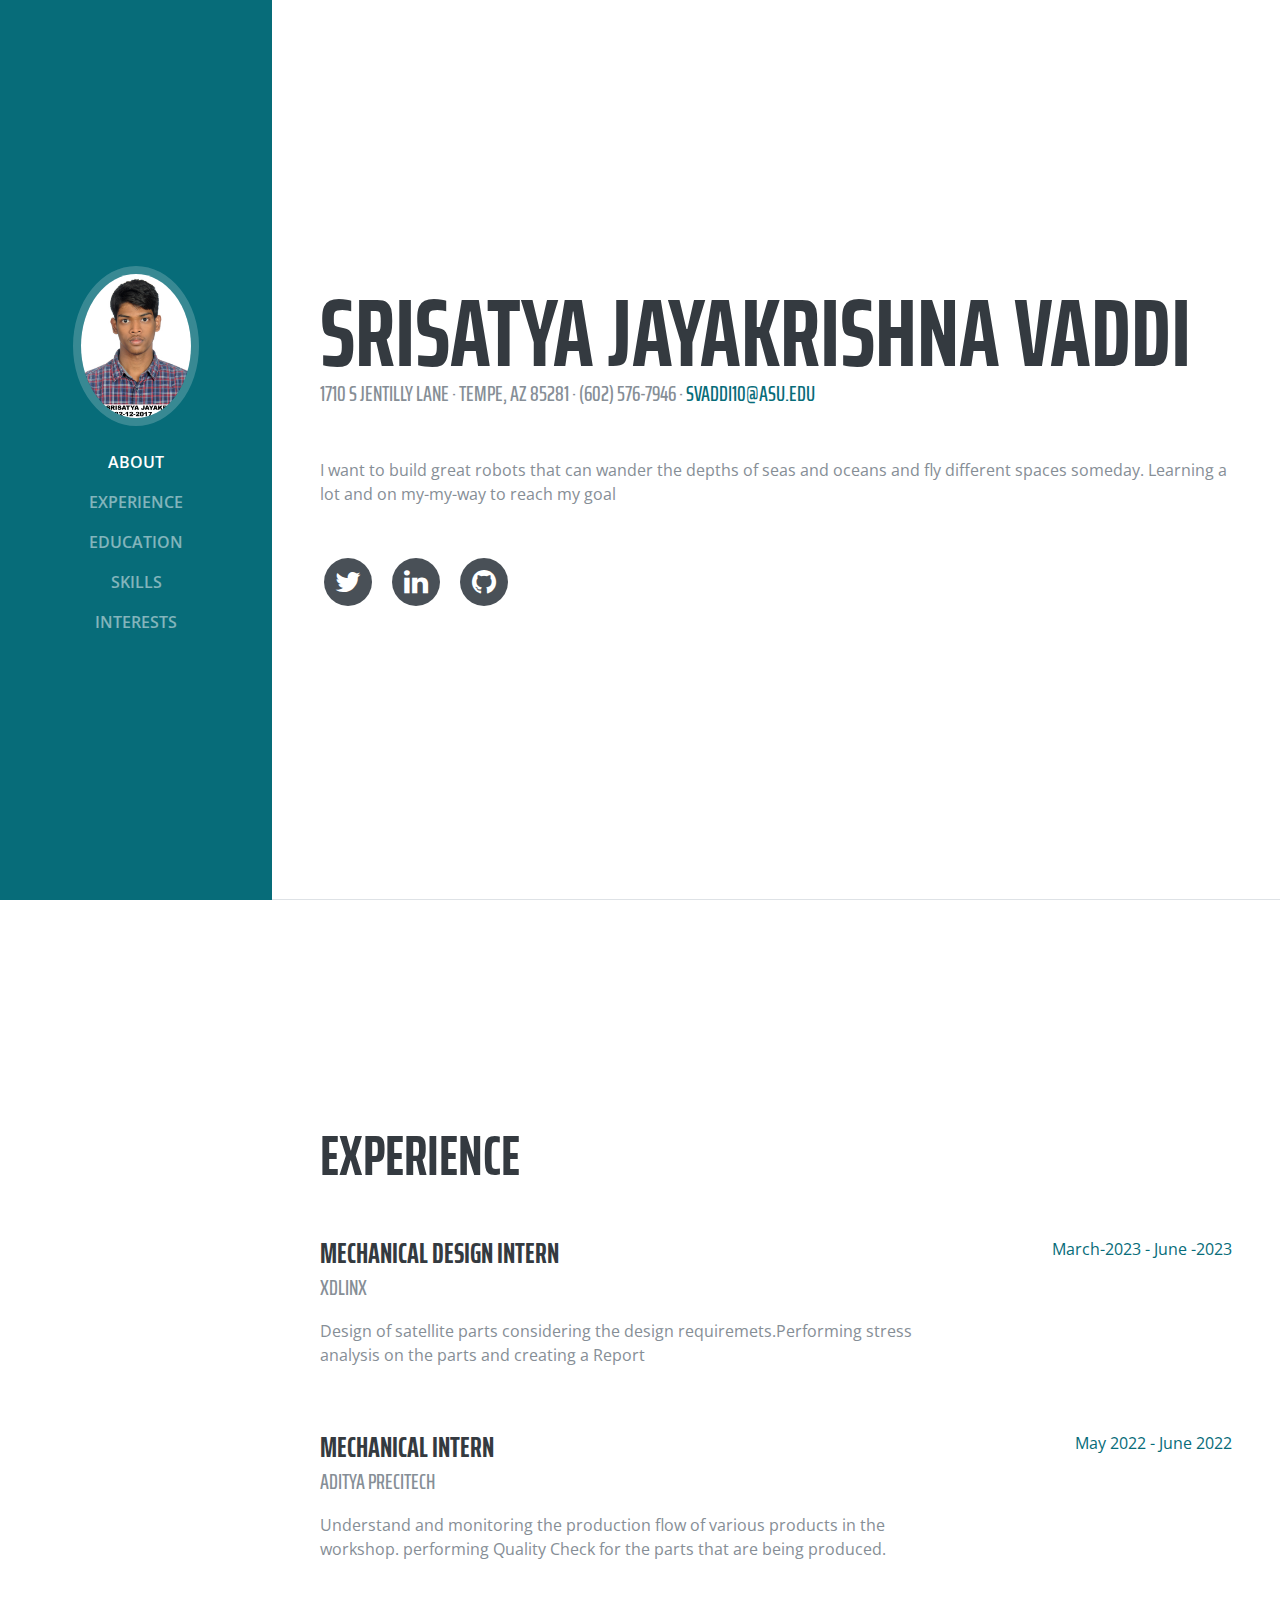
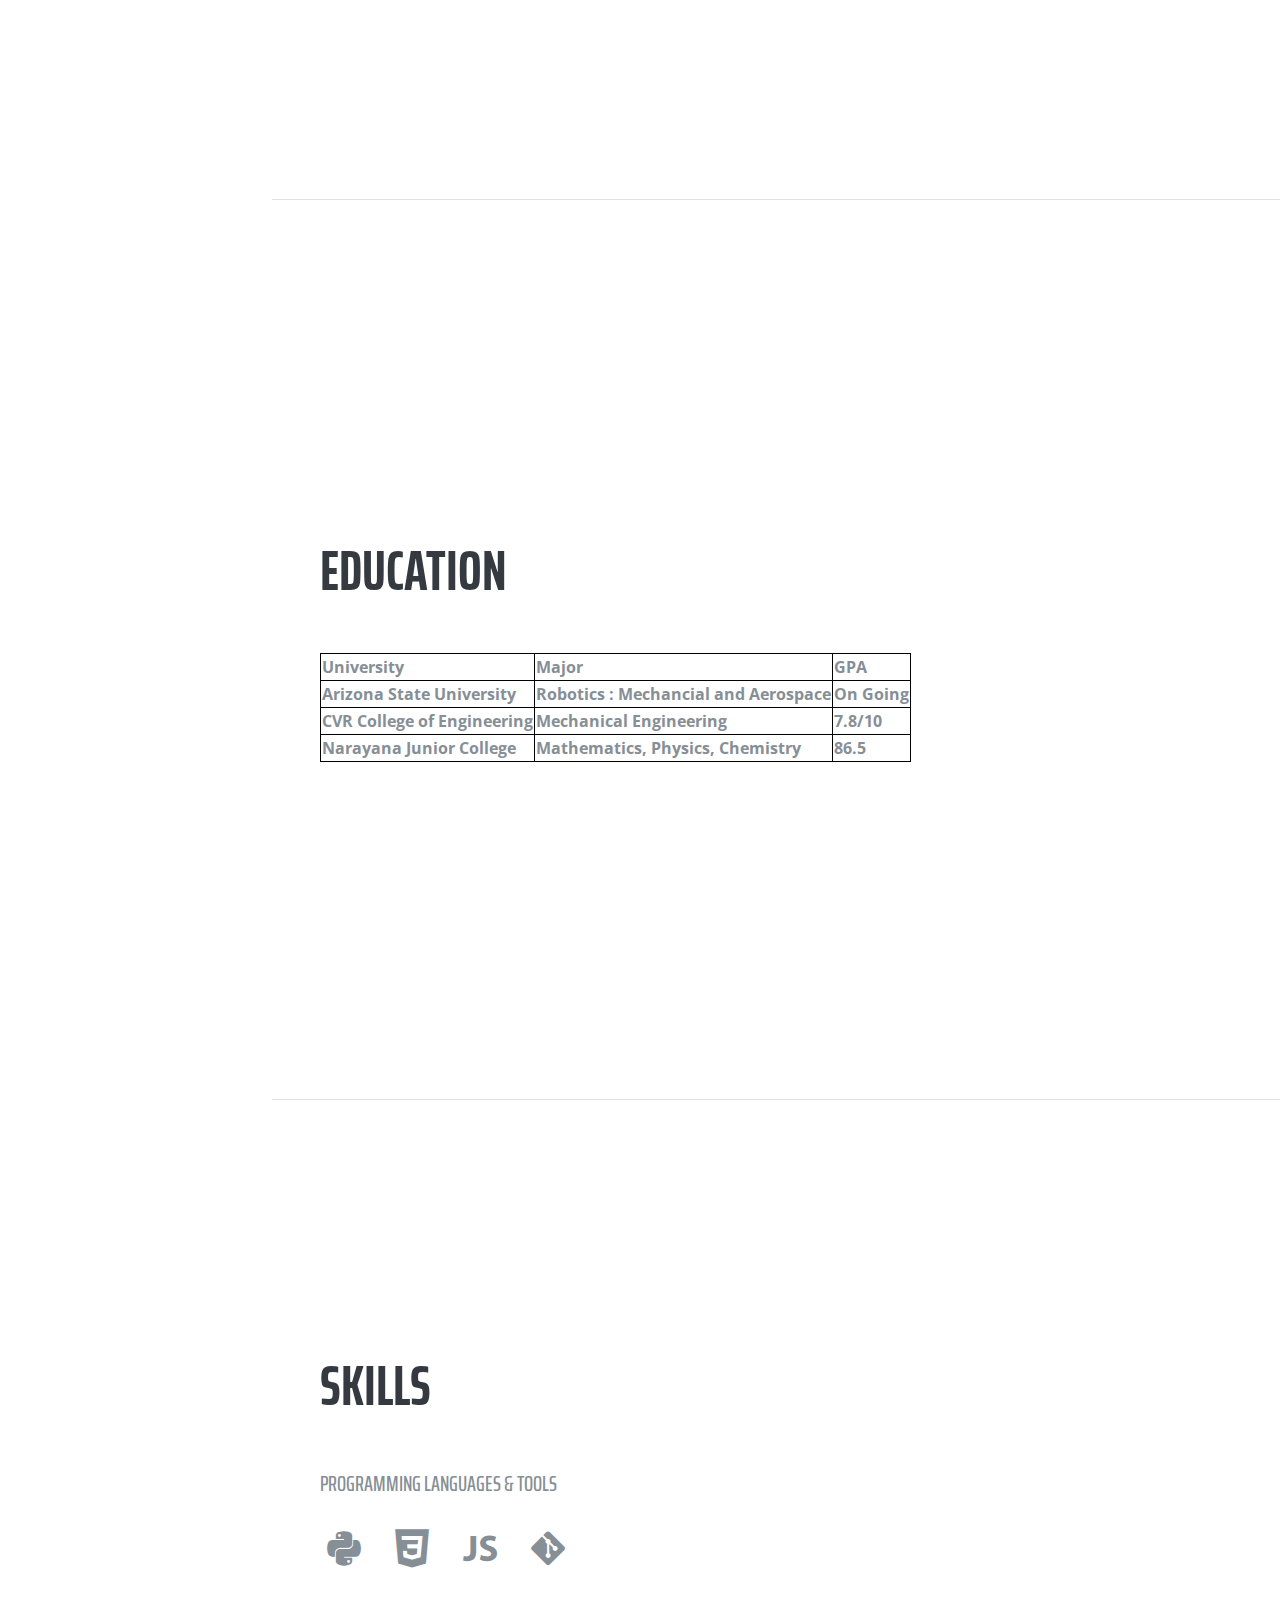
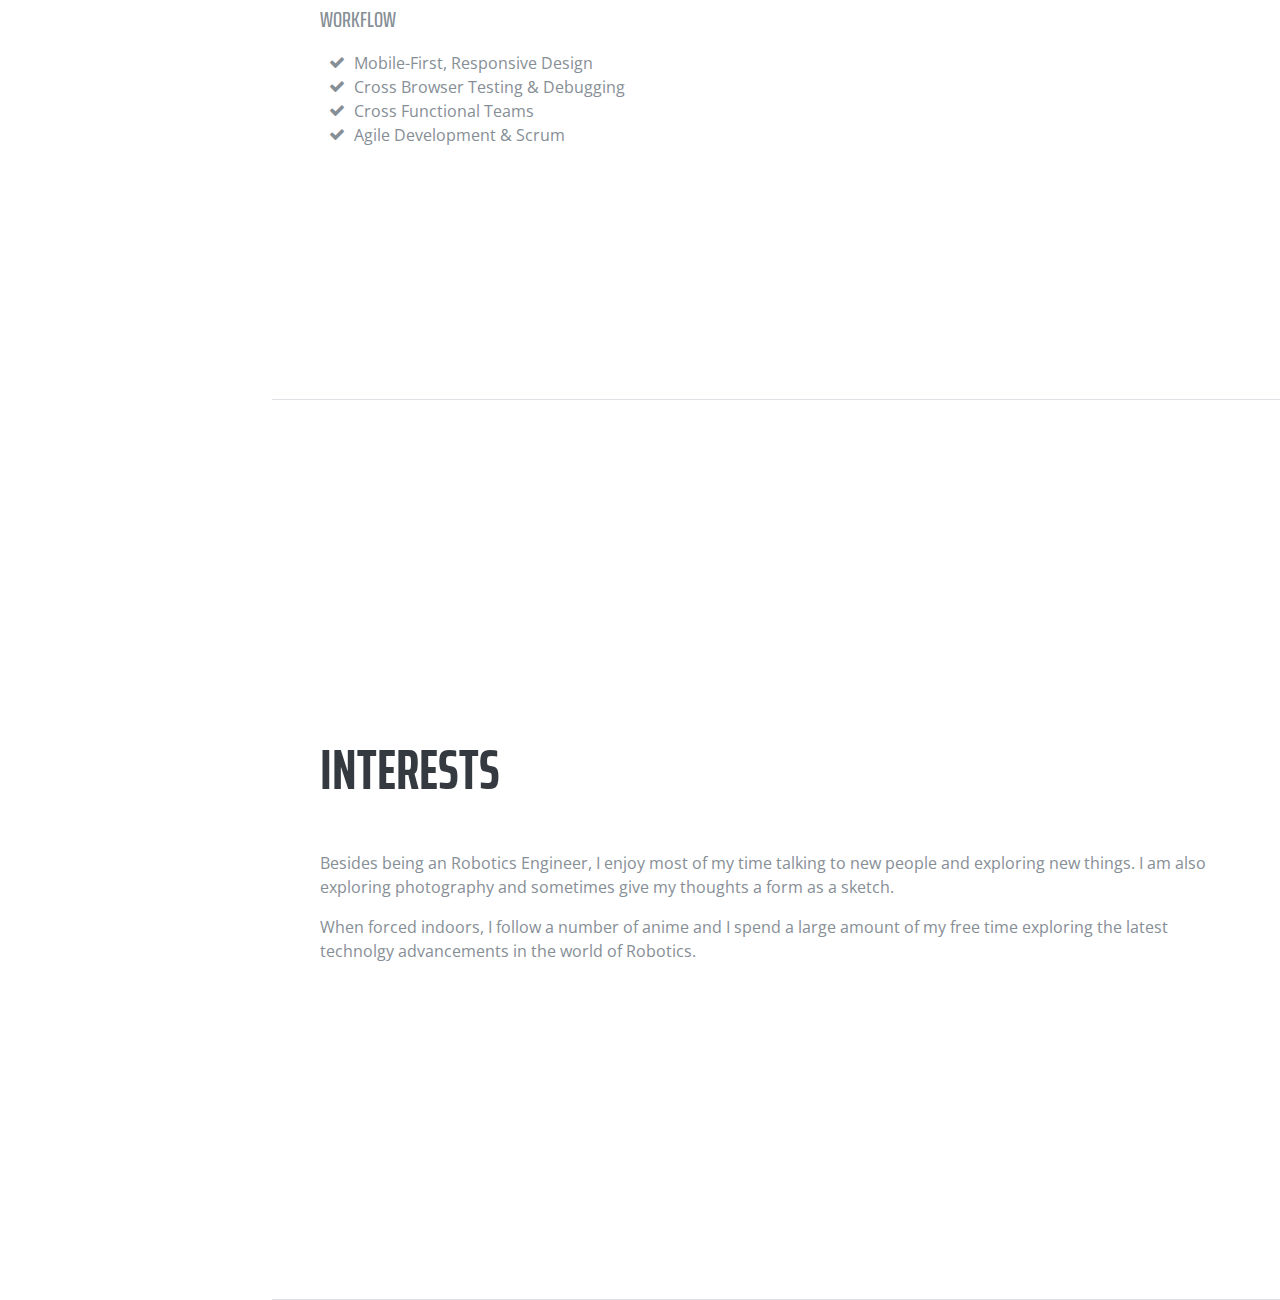
<file: Assignment-3/staticHosting/public/index.html>
<!DOCTYPE html>
<html lang="en">

  <head>

    <meta charset="utf-8">
    <meta name="viewport" content="width=device-width, initial-scale=1, shrink-to-fit=no">
    <meta name="description" content="">
    <meta name="author" content="">

    <title>Resume - Start Bootstrap Theme</title>

    <!-- Bootstrap core CSS -->
    <link href="vendor/bootstrap/css/bootstrap.min.css" rel="stylesheet">

    <!-- Custom fonts for this template -->
    <link href="https://fonts.googleapis.com/css?family=Saira+Extra+Condensed:100,200,300,400,500,600,700,800,900" rel="stylesheet">
    <link href="https://fonts.googleapis.com/css?family=Open+Sans:300,300i,400,400i,600,600i,700,700i,800,800i" rel="stylesheet">
    <link href="vendor/font-awesome/css/font-awesome.min.css" rel="stylesheet">
    <link href="vendor/devicons/css/devicons.min.css" rel="stylesheet">
    <link href="vendor/simple-line-icons/css/simple-line-icons.css" rel="stylesheet">

    <!-- Custom styles for this template -->
    <link href="css/resume.min.css" rel="stylesheet">

  </head>

  <style> 
  table, th, td { border: 1px solid black;}
  </style>

  <body id="page-top">

    <nav class="navbar navbar-expand-lg navbar-dark bg-primary fixed-top" id="sideNav">
      <a class="navbar-brand js-scroll-trigger" href="#page-top">
        <span class="d-block d-lg-none">Start Bootstrap</span>
        <span class="d-none d-lg-block">
          <img class="img-fluid img-profile rounded-circle mx-auto mb-2" src="img/profile.jpg" alt="">
        </span>
      </a>
      <button class="navbar-toggler" type="button" data-toggle="collapse" data-target="#navbarSupportedContent" aria-controls="navbarSupportedContent" aria-expanded="false" aria-label="Toggle navigation">
        <span class="navbar-toggler-icon"></span>
      </button>
      <div class="collapse navbar-collapse" id="navbarSupportedContent">
        <ul class="navbar-nav">
          <li class="nav-item">
            <a class="nav-link js-scroll-trigger" href="#about">About</a>
          </li>
          <li class="nav-item">
            <a class="nav-link js-scroll-trigger" href="#experience">Experience</a>
          </li>
          <li class="nav-item">
            <a class="nav-link js-scroll-trigger" href="#education">Education</a>
          </li>
          <li class="nav-item">
            <a class="nav-link js-scroll-trigger" href="#skills">Skills</a>
          </li>
          <li class="nav-item">
            <a class="nav-link js-scroll-trigger" href="#interests">Interests</a>
          </li>
          <!--li class="nav-item">
            <a class="nav-link js-scroll-trigger" href="#awards">Awards</a>
          </li-->
        </ul>
      </div>
    </nav>

    <div class="container-fluid p-0">

      <section class="resume-section p-3 p-lg-5 d-flex d-column" id="about">
        <div class="my-auto">
          <h1 class="mb-0">Srisatya Jayakrishna Vaddi
            <span class="text-primary"></span>  <!-- I can change it later with something else later -->
          </h1>
          <div class="subheading mb-5">1710 S Jentilly Lane · Tempe, AZ 85281 · (602) 576-7946 ·
            <a href="mailto:name@email.com">svaddi10@asu.edu</a>
          </div>
          <p class="mb-5">I want to build great robots that can wander the depths of seas and oceans and fly different spaces someday. Learning a lot and on my-my-way to reach my goal</p>
          <ul class="list-inline list-social-icons mb-0">
            <!--li class="list-inline-item">
              <a href="#">
                <span class="fa-stack fa-lg">
                  <i class="fa fa-circle fa-stack-2x"></i>
                  <i class="fa fa-facebook fa-stack-1x fa-inverse"></i>
                </span>
              </a>
            </li-->
            <li class="list-inline-item">
              <a href="https://twitter.com">
                <span class="fa-stack fa-lg">
                  <i class="fa fa-circle fa-stack-2x"></i>
                  <i class="fa fa-twitter fa-stack-1x fa-inverse"></i>
                </span>
              </a>
            </li>
            <li class="list-inline-item">
              <a href="https://linkedin.com">
                <span class="fa-stack fa-lg">
                  <i class="fa fa-circle fa-stack-2x"></i>
                  <i class="fa fa-linkedin fa-stack-1x fa-inverse"></i>
                </span>
              </a>
            </li>
            <li class="list-inline-item">
              <a href="https://github.com/Jayakrishna028">
                <span class="fa-stack fa-lg">
                  <i class="fa fa-circle fa-stack-2x"></i>
                  <i class="fa fa-github fa-stack-1x fa-inverse"></i>
                </span>
              </a>
            </li>
          </ul>
        </div>
      </section>

      <section class="resume-section p-3 p-lg-5 d-flex flex-column" id="experience">
        <div class="my-auto">
          <h2 class="mb-5">Experience</h2>

          <div class="resume-item d-flex flex-column flex-md-row mb-5">
            <div class="resume-content mr-auto">
              <h3 class="mb-0">Mechanical Design Intern</h3>
              <div class="subheading mb-3">Xdlinx</div>
              <p> Design of satellite parts considering the design requiremets.Performing stress analysis on the parts and creating a Report </p>
            </div>
            <div class="resume-date text-md-right">
              <span class="text-primary">March-2023 - June -2023</span>
            </div>
          </div>

          <!--div class="resume-item d-flex flex-column flex-md-row mb-5">
            <div class="resume-content mr-auto">
              <h3 class="mb-0">Web Developer</h3>
              <div class="subheading mb-3">Intelitec Solutions</div>
              <p>Capitalize on low hanging fruit to identify a ballpark value added activity to beta test. Override the digital divide with additional clickthroughs from DevOps. Nanotechnology immersion along the information highway will close the loop on focusing solely on the bottom line.</p>
            </div>
            <div class="resume-date text-md-right">
              <span class="text-primary">December 2011 - March 2013</span>
            </div>
          </div-->

          <!--div class="resume-item d-flex flex-column flex-md-row mb-5">
            <div class="resume-content mr-auto">
              <h3 class="mb-0">Junior Web Designer</h3>
              <div class="subheading mb-3">Shout! Media Productions</div>
              <p>Podcasting operational change management inside of workflows to establish a framework. Taking seamless key performance indicators offline to maximise the long tail. Keeping your eye on the ball while performing a deep dive on the start-up mentality to derive convergence on cross-platform integration.</p>
            </div>
            <div class="resume-date text-md-right">
              <span class="text-primary">July 2010 - December 2011</span>
            </div>
          </div-->

          <div class="resume-item d-flex flex-column flex-md-row">
            <div class="resume-content mr-auto">
              <h3 class="mb-0">Mechanical Intern</h3>
              <div class="subheading mb-3">Aditya Precitech</div>
              <p> Understand and monitoring the production flow of various products in the workshop. performing Quality Check for the parts that are being produced.</p>
            </div>
            <div class="resume-date text-md-right">
              <span class="text-primary">May 2022 - June 2022</span>
            </div>
          </div>

        </div>

      </section>

      <section class="resume-section p-3 p-lg-5 d-flex flex-column" id="education">
        <div class="my-auto">
          <h2 class="mb-5">Education</h2>

        <!--div class="resume-item d-flex flex-column flex-md-row mb-5">
            <div class="resume-content mr-auto">
              <h3 class="mb-0">Arizona State University</h3>
              <div class="subheading mb-3">Master of Science</div>
              <div>Robotics and Autonomous Systems - Mechancial and Aerospace Engineering</div>
              <p>GPA: 3.23</p>
            </div>
            <div class="resume-date text-md-right">
              <span class="text-primary">August 2023 - Present</span>
            </div>
          </div>

          <div class="resume-item d-flex flex-column flex-md-row mb-5">
            <div class="resume-content mr-auto">
              <h3 class="mb-0">CVR College of Engineering</h3>
              <div class="subheading mb-3">Bachelor of Technology</div>
              <div>Mechanical Engineering</div>
              <p>GPA: 7.82 / 10</p>
            </div>
            <div class="resume-date text-md-right">
              <span class="text-primary">August 2018 - May 2022</span>
            </div>
          </div>

          <div class="resume-item d-flex flex-column flex-md-row">
            <div class="resume-content mr-auto">
              <h3 class="mb-0">Narayana Junior College</h3>
              <div class="subheading mb-3">Maths, Physics and Chemistry</div>
              <p>GPA: 86%</p>
            </div>
            <div class="resume-date text-md-right">
              <span class="text-primary">June 2016 - may 2018</span>
            </div>
          </div-->
        <table>
          <tr>
            <th> University</th>
            <th> Major</th>
            <th> GPA</th>
          </tr>
          <tr> 
            <th> Arizona State University</th>
            <th> Robotics : Mechancial and Aerospace</th>
            <th> On Going</th>
          </tr>
          <tr> 
            <th> CVR College of Engineering</th>
            <th> Mechanical Engineering</th>
            <th> 7.8/10</th>
          </tr>
          <tr> 
            <th> Narayana Junior College</th>
            <th> Mathematics, Physics, Chemistry</th>
            <th> 86.5</th>
          </tr>

        </table>

        </div>
      </section>

      <section class="resume-section p-3 p-lg-5 d-flex flex-column" id="skills">
        <div class="my-auto">
          <h2 class="mb-5">Skills</h2>

          <div class="subheading mb-3">Programming Languages &amp; Tools</div>
          <ul class="list-inline list-icons">
            <li class="list-inline-item">
              <i class="devicons devicons-python"></i>
            </li>
            <li class="list-inline-item">
              <i class="devicons devicons-css3"></i>
            </li>
            
            <li class="list-inline-item">
              <i class="devicons devicons-javascript"></i>
            </li>

            <li class="list-inline-item">
              <i class="devicons devicons-git"></i>
            </li>
            <!--li class="list-inline-item">
              <i class="devicons devicons-jquery"></i>
            </li>
            <li class="list-inline-item">
              <i class="devicons devicons-sass"></i>
            </li>
            <li class="list-inline-item">
              <i class="devicons devicons-less"></i>
            </li>
            <li class="list-inline-item">
              <i class="devicons devicons-bootstrap"></i>
            </li>
            <li class="list-inline-item">
              <i class="devicons devicons-wordpress"></i>
            </li>
            <li class="list-inline-item">
              <i class="devicons devicons-grunt"></i>
            </li>
            <li class="list-inline-item">
              <i class="devicons devicons-gulp"></i>
            </li>
            <li class="list-inline-item">
              <i class="devicons devicons-npm"></i>
            </li-->
          </ul>

          <div class="subheading mb-3">Workflow</div>
          <ul class="fa-ul mb-0">
            <li>
              <i class="fa-li fa fa-check"></i>
              Mobile-First, Responsive Design</li>
            <li>
              <i class="fa-li fa fa-check"></i>
              Cross Browser Testing &amp; Debugging</li>
            <li>
              <i class="fa-li fa fa-check"></i>
              Cross Functional Teams</li>
            <li>
              <i class="fa-li fa fa-check"></i>
              Agile Development &amp; Scrum</li>
          </ul>
        </div>
      </section>

      <section class="resume-section p-3 p-lg-5 d-flex flex-column" id="interests">
        <div class="my-auto">
          <h2 class="mb-5">Interests</h2>
          <p> Besides being an Robotics Engineer, I enjoy most of my time talking to new people and exploring new things. I am also exploring photography and sometimes give my thoughts a form as a sketch.</p>
          <p class="mb-0">When forced indoors, I follow a number of anime and I spend a large amount of my free time exploring the latest technolgy advancements in the world of Robotics.</p>
        </div>
      </section>

      <!--section class="resume-section p-3 p-lg-5 d-flex flex-column" id="awards">
        <div class="my-auto">
          <h2 class="mb-5">Awards &amp; Certifications</h2>
          <ul class="fa-ul mb-0">
            <li>
              <i class="fa-li fa fa-trophy text-warning"></i>
              Google Analytics Certified Developer</li>
            <li>
              <i class="fa-li fa fa-trophy text-warning"></i>
              Mobile Web Specialist - Google Certification</li>
            <li>
              <i class="fa-li fa fa-trophy text-warning"></i>
              1<sup>st</sup>
              Place - University of Colorado Boulder - Emerging Tech Competition 2009</li>
            <li>
              <i class="fa-li fa fa-trophy text-warning"></i>
              1<sup>st</sup>
              Place - University of Colorado Boulder - Adobe Creative Jam 2008 (UI Design Category)</li>
            <li>
              <i class="fa-li fa fa-trophy text-warning"></i>
              2<sup>nd</sup>
              Place - University of Colorado Boulder - Emerging Tech Competition 2008</li>
            <li>
            <li>
              <i class="fa-li fa fa-trophy text-warning"></i>
              1<sup>st</sup>
              Place - James Buchanan High School - Hackathon 2006</li>
            <li>
              <i class="fa-li fa fa-trophy text-warning"></i>
              3<sup>rd</sup>
              Place - James Buchanan High School - Hackathon 2005</li>
          </ul>
        </div>
      </section-->

    </div>

    <!-- Bootstrap core JavaScript -->
    <script src="vendor/jquery/jquery.min.js"></script>
    <script src="vendor/bootstrap/js/bootstrap.bundle.min.js"></script>

    <!-- Plugin JavaScript -->
    <script src="vendor/jquery-easing/jquery.easing.min.js"></script>

    <!-- Custom scripts for this template -->
    <script src="js/resume.min.js"></script>

  </body>

</html>
</file>
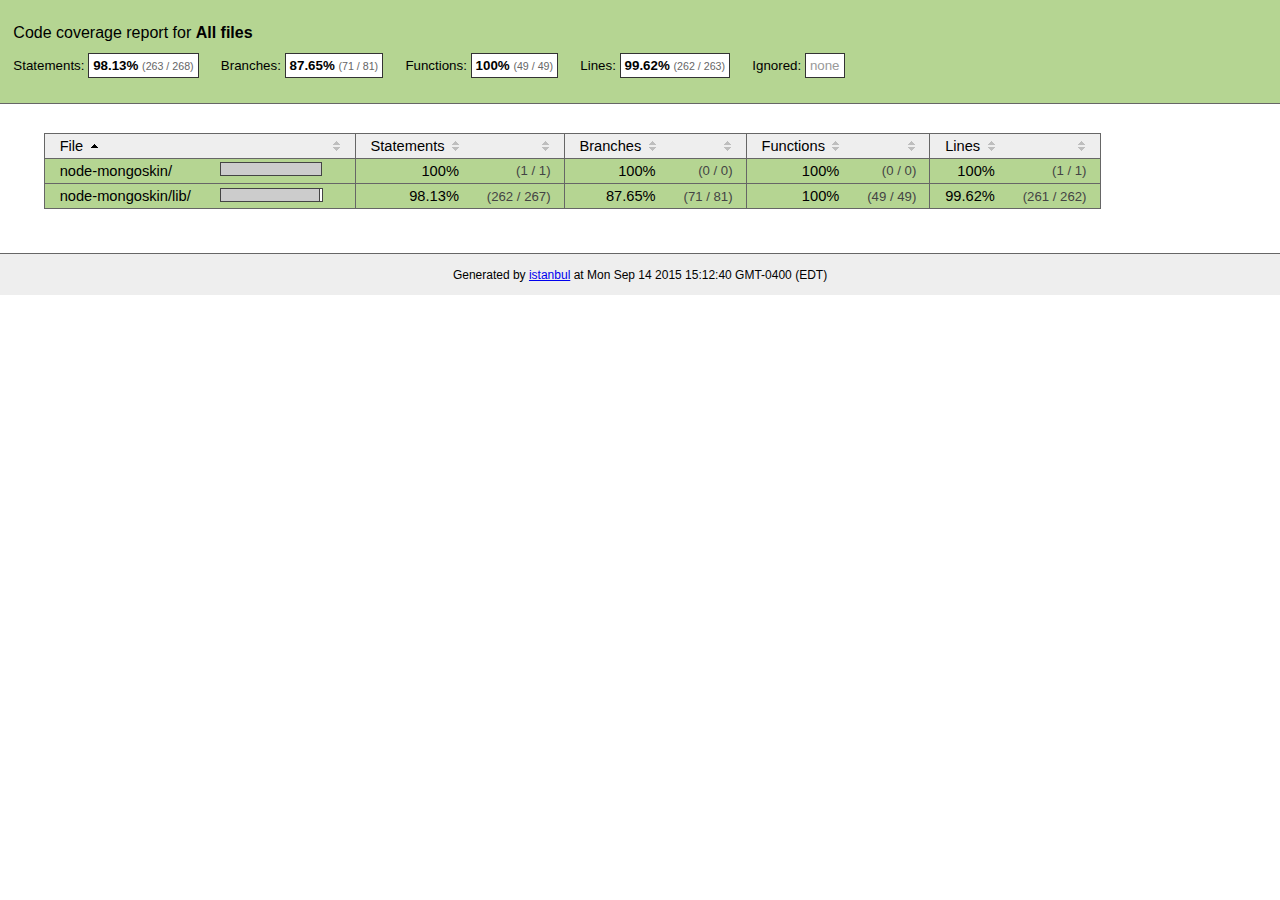
<file: Assignment-5/WeatherStation/server/node_modules/mongoskin/coverage/lcov-report/index.html>
<!doctype html>
<html lang="en">
<head>
    <title>Code coverage report for All files</title>
    <meta charset="utf-8">
    <link rel="stylesheet" href="prettify.css">
    <link rel="stylesheet" href="base.css">
    <style type='text/css'>
        div.coverage-summary .sorter {
            background-image: url(sort-arrow-sprite.png);
        }
    </style>
</head>
<body>
<div class="header high">
    <h1>Code coverage report for <span class="entity">All files</span></h1>
    <h2>
        Statements: <span class="metric">98.13% <small>(263 / 268)</small></span> &nbsp;&nbsp;&nbsp;&nbsp;
        Branches: <span class="metric">87.65% <small>(71 / 81)</small></span> &nbsp;&nbsp;&nbsp;&nbsp;
        Functions: <span class="metric">100% <small>(49 / 49)</small></span> &nbsp;&nbsp;&nbsp;&nbsp;
        Lines: <span class="metric">99.62% <small>(262 / 263)</small></span> &nbsp;&nbsp;&nbsp;&nbsp;
        Ignored: <span class="metric"><span class="ignore-none">none</span></span> &nbsp;&nbsp;&nbsp;&nbsp;
    </h2>
    <div class="path"></div>
</div>
<div class="body">
<div class="coverage-summary">
<table>
<thead>
<tr>
   <th data-col="file" data-fmt="html" data-html="true" class="file">File</th>
   <th data-col="pic" data-type="number" data-fmt="html" data-html="true" class="pic"></th>
   <th data-col="statements" data-type="number" data-fmt="pct" class="pct">Statements</th>
   <th data-col="statements_raw" data-type="number" data-fmt="html" class="abs"></th>
   <th data-col="branches" data-type="number" data-fmt="pct" class="pct">Branches</th>
   <th data-col="branches_raw" data-type="number" data-fmt="html" class="abs"></th>
   <th data-col="functions" data-type="number" data-fmt="pct" class="pct">Functions</th>
   <th data-col="functions_raw" data-type="number" data-fmt="html" class="abs"></th>
   <th data-col="lines" data-type="number" data-fmt="pct" class="pct">Lines</th>
   <th data-col="lines_raw" data-type="number" data-fmt="html" class="abs"></th>
</tr>
</thead>
<tbody><tr>
	<td class="file high" data-value="node-mongoskin/"><a href="node-mongoskin/index.html">node-mongoskin/</a></td>
	<td data-value="100" class="pic high"><span class="cover-fill cover-full" style="width: 100px;"></span><span class="cover-empty" style="width:0px;"></span></td>
	<td data-value="100" class="pct high">100%</td>
	<td data-value="1" class="abs high">(1&nbsp;/&nbsp;1)</td>
	<td data-value="100" class="pct high">100%</td>
	<td data-value="0" class="abs high">(0&nbsp;/&nbsp;0)</td>
	<td data-value="100" class="pct high">100%</td>
	<td data-value="0" class="abs high">(0&nbsp;/&nbsp;0)</td>
	<td data-value="100" class="pct high">100%</td>
	<td data-value="1" class="abs high">(1&nbsp;/&nbsp;1)</td>
	</tr>

<tr>
	<td class="file high" data-value="node-mongoskin/lib/"><a href="node-mongoskin/lib/index.html">node-mongoskin/lib/</a></td>
	<td data-value="98.13" class="pic high"><span class="cover-fill" style="width: 98px;"></span><span class="cover-empty" style="width:2px;"></span></td>
	<td data-value="98.13" class="pct high">98.13%</td>
	<td data-value="267" class="abs high">(262&nbsp;/&nbsp;267)</td>
	<td data-value="87.65" class="pct high">87.65%</td>
	<td data-value="81" class="abs high">(71&nbsp;/&nbsp;81)</td>
	<td data-value="100" class="pct high">100%</td>
	<td data-value="49" class="abs high">(49&nbsp;/&nbsp;49)</td>
	<td data-value="99.62" class="pct high">99.62%</td>
	<td data-value="262" class="abs high">(261&nbsp;/&nbsp;262)</td>
	</tr>

</tbody>
</table>
</div>
</div>
<div class="footer">
    <div class="meta">Generated by <a href="http://istanbul-js.org/" target="_blank">istanbul</a> at Mon Sep 14 2015 15:12:40 GMT-0400 (EDT)</div>
</div>
<script src="prettify.js"></script>
<script>
window.onload = function () {
        if (typeof prettyPrint === 'function') {
            prettyPrint();
        }
};
</script>
<script src="sorter.js"></script>
</body>
</html>
</file>
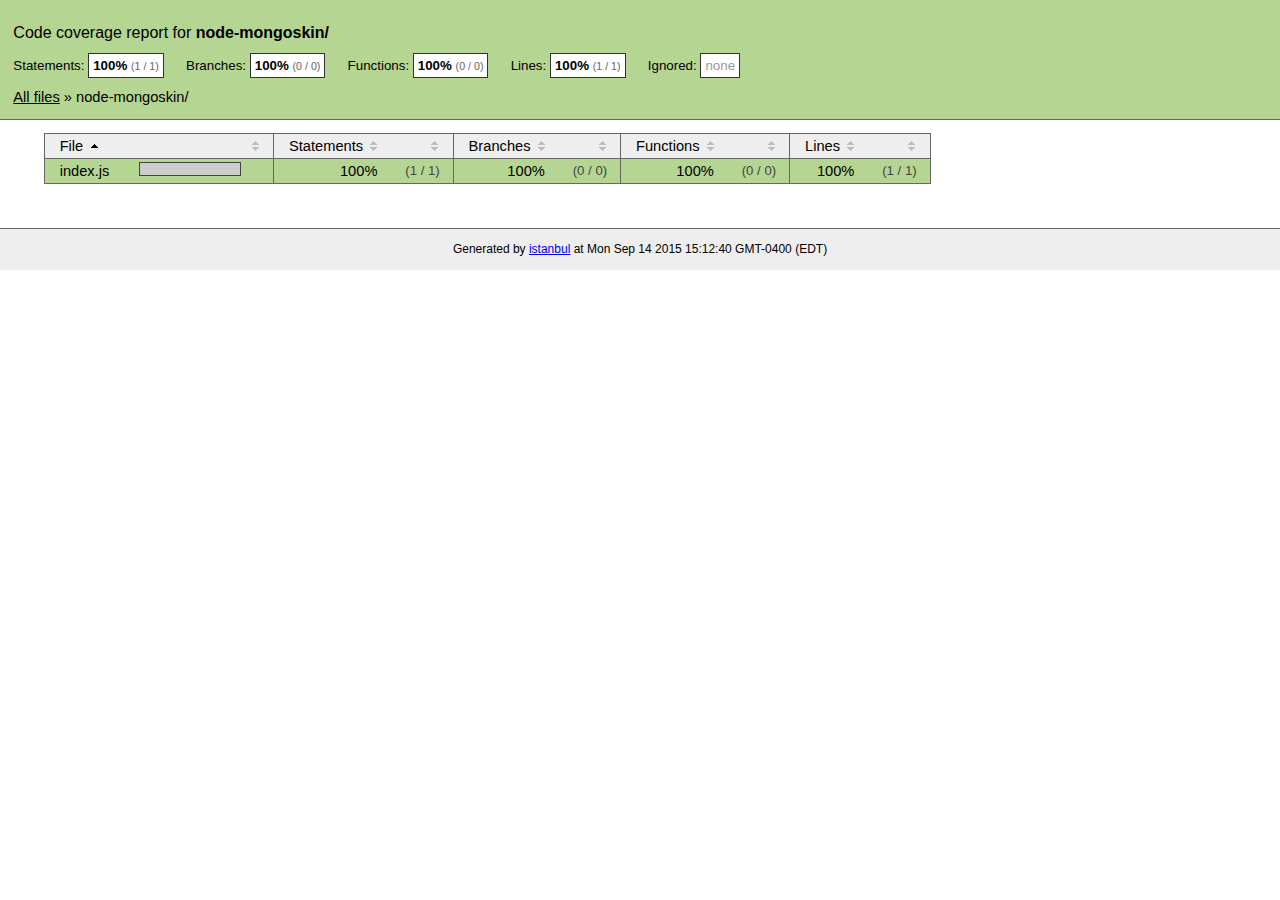
<file: Assignment-5/WeatherStation/server/node_modules/mongoskin/coverage/lcov-report/node-mongoskin/index.html>
<!doctype html>
<html lang="en">
<head>
    <title>Code coverage report for node-mongoskin/</title>
    <meta charset="utf-8">
    <link rel="stylesheet" href="../prettify.css">
    <link rel="stylesheet" href="../base.css">
    <style type='text/css'>
        div.coverage-summary .sorter {
            background-image: url(../sort-arrow-sprite.png);
        }
    </style>
</head>
<body>
<div class="header high">
    <h1>Code coverage report for <span class="entity">node-mongoskin/</span></h1>
    <h2>
        Statements: <span class="metric">100% <small>(1 / 1)</small></span> &nbsp;&nbsp;&nbsp;&nbsp;
        Branches: <span class="metric">100% <small>(0 / 0)</small></span> &nbsp;&nbsp;&nbsp;&nbsp;
        Functions: <span class="metric">100% <small>(0 / 0)</small></span> &nbsp;&nbsp;&nbsp;&nbsp;
        Lines: <span class="metric">100% <small>(1 / 1)</small></span> &nbsp;&nbsp;&nbsp;&nbsp;
        Ignored: <span class="metric"><span class="ignore-none">none</span></span> &nbsp;&nbsp;&nbsp;&nbsp;
    </h2>
    <div class="path"><a href="../index.html">All files</a> &#187; node-mongoskin/</div>
</div>
<div class="body">
<div class="coverage-summary">
<table>
<thead>
<tr>
   <th data-col="file" data-fmt="html" data-html="true" class="file">File</th>
   <th data-col="pic" data-type="number" data-fmt="html" data-html="true" class="pic"></th>
   <th data-col="statements" data-type="number" data-fmt="pct" class="pct">Statements</th>
   <th data-col="statements_raw" data-type="number" data-fmt="html" class="abs"></th>
   <th data-col="branches" data-type="number" data-fmt="pct" class="pct">Branches</th>
   <th data-col="branches_raw" data-type="number" data-fmt="html" class="abs"></th>
   <th data-col="functions" data-type="number" data-fmt="pct" class="pct">Functions</th>
   <th data-col="functions_raw" data-type="number" data-fmt="html" class="abs"></th>
   <th data-col="lines" data-type="number" data-fmt="pct" class="pct">Lines</th>
   <th data-col="lines_raw" data-type="number" data-fmt="html" class="abs"></th>
</tr>
</thead>
<tbody><tr>
	<td class="file high" data-value="index.js"><a href="index.js.html">index.js</a></td>
	<td data-value="100" class="pic high"><span class="cover-fill cover-full" style="width: 100px;"></span><span class="cover-empty" style="width:0px;"></span></td>
	<td data-value="100" class="pct high">100%</td>
	<td data-value="1" class="abs high">(1&nbsp;/&nbsp;1)</td>
	<td data-value="100" class="pct high">100%</td>
	<td data-value="0" class="abs high">(0&nbsp;/&nbsp;0)</td>
	<td data-value="100" class="pct high">100%</td>
	<td data-value="0" class="abs high">(0&nbsp;/&nbsp;0)</td>
	<td data-value="100" class="pct high">100%</td>
	<td data-value="1" class="abs high">(1&nbsp;/&nbsp;1)</td>
	</tr>

</tbody>
</table>
</div>
</div>
<div class="footer">
    <div class="meta">Generated by <a href="http://istanbul-js.org/" target="_blank">istanbul</a> at Mon Sep 14 2015 15:12:40 GMT-0400 (EDT)</div>
</div>
<script src="../prettify.js"></script>
<script>
window.onload = function () {
        if (typeof prettyPrint === 'function') {
            prettyPrint();
        }
};
</script>
<script src="../sorter.js"></script>
</body>
</html>
</file>
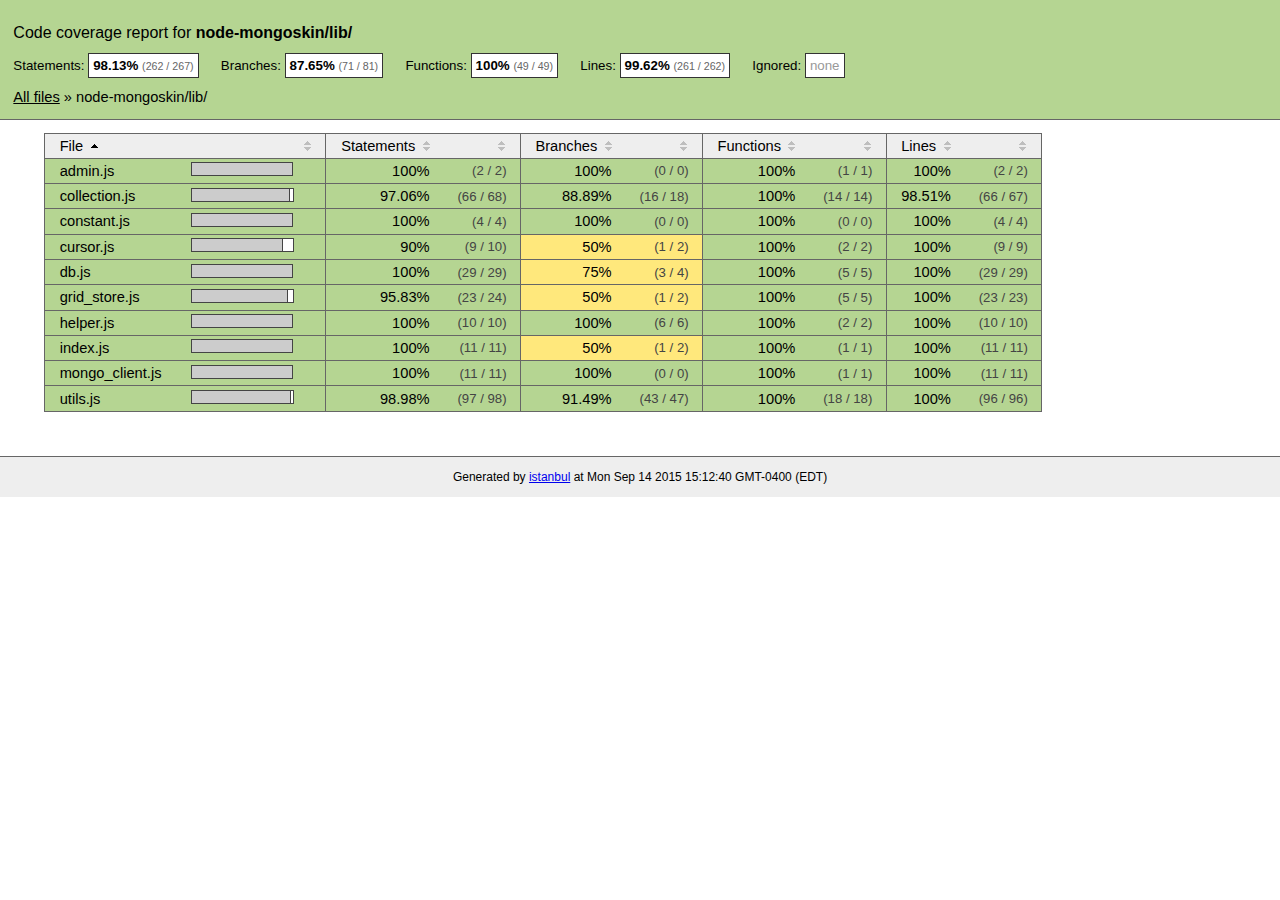
<file: Assignment-5/WeatherStation/server/node_modules/mongoskin/coverage/lcov-report/node-mongoskin/lib/index.html>
<!doctype html>
<html lang="en">
<head>
    <title>Code coverage report for node-mongoskin/lib/</title>
    <meta charset="utf-8">
    <link rel="stylesheet" href="../../prettify.css">
    <link rel="stylesheet" href="../../base.css">
    <style type='text/css'>
        div.coverage-summary .sorter {
            background-image: url(../../sort-arrow-sprite.png);
        }
    </style>
</head>
<body>
<div class="header high">
    <h1>Code coverage report for <span class="entity">node-mongoskin/lib/</span></h1>
    <h2>
        Statements: <span class="metric">98.13% <small>(262 / 267)</small></span> &nbsp;&nbsp;&nbsp;&nbsp;
        Branches: <span class="metric">87.65% <small>(71 / 81)</small></span> &nbsp;&nbsp;&nbsp;&nbsp;
        Functions: <span class="metric">100% <small>(49 / 49)</small></span> &nbsp;&nbsp;&nbsp;&nbsp;
        Lines: <span class="metric">99.62% <small>(261 / 262)</small></span> &nbsp;&nbsp;&nbsp;&nbsp;
        Ignored: <span class="metric"><span class="ignore-none">none</span></span> &nbsp;&nbsp;&nbsp;&nbsp;
    </h2>
    <div class="path"><a href="../../index.html">All files</a> &#187; node-mongoskin/lib/</div>
</div>
<div class="body">
<div class="coverage-summary">
<table>
<thead>
<tr>
   <th data-col="file" data-fmt="html" data-html="true" class="file">File</th>
   <th data-col="pic" data-type="number" data-fmt="html" data-html="true" class="pic"></th>
   <th data-col="statements" data-type="number" data-fmt="pct" class="pct">Statements</th>
   <th data-col="statements_raw" data-type="number" data-fmt="html" class="abs"></th>
   <th data-col="branches" data-type="number" data-fmt="pct" class="pct">Branches</th>
   <th data-col="branches_raw" data-type="number" data-fmt="html" class="abs"></th>
   <th data-col="functions" data-type="number" data-fmt="pct" class="pct">Functions</th>
   <th data-col="functions_raw" data-type="number" data-fmt="html" class="abs"></th>
   <th data-col="lines" data-type="number" data-fmt="pct" class="pct">Lines</th>
   <th data-col="lines_raw" data-type="number" data-fmt="html" class="abs"></th>
</tr>
</thead>
<tbody><tr>
	<td class="file high" data-value="admin.js"><a href="admin.js.html">admin.js</a></td>
	<td data-value="100" class="pic high"><span class="cover-fill cover-full" style="width: 100px;"></span><span class="cover-empty" style="width:0px;"></span></td>
	<td data-value="100" class="pct high">100%</td>
	<td data-value="2" class="abs high">(2&nbsp;/&nbsp;2)</td>
	<td data-value="100" class="pct high">100%</td>
	<td data-value="0" class="abs high">(0&nbsp;/&nbsp;0)</td>
	<td data-value="100" class="pct high">100%</td>
	<td data-value="1" class="abs high">(1&nbsp;/&nbsp;1)</td>
	<td data-value="100" class="pct high">100%</td>
	<td data-value="2" class="abs high">(2&nbsp;/&nbsp;2)</td>
	</tr>

<tr>
	<td class="file high" data-value="collection.js"><a href="collection.js.html">collection.js</a></td>
	<td data-value="97.06" class="pic high"><span class="cover-fill" style="width: 97px;"></span><span class="cover-empty" style="width:3px;"></span></td>
	<td data-value="97.06" class="pct high">97.06%</td>
	<td data-value="68" class="abs high">(66&nbsp;/&nbsp;68)</td>
	<td data-value="88.89" class="pct high">88.89%</td>
	<td data-value="18" class="abs high">(16&nbsp;/&nbsp;18)</td>
	<td data-value="100" class="pct high">100%</td>
	<td data-value="14" class="abs high">(14&nbsp;/&nbsp;14)</td>
	<td data-value="98.51" class="pct high">98.51%</td>
	<td data-value="67" class="abs high">(66&nbsp;/&nbsp;67)</td>
	</tr>

<tr>
	<td class="file high" data-value="constant.js"><a href="constant.js.html">constant.js</a></td>
	<td data-value="100" class="pic high"><span class="cover-fill cover-full" style="width: 100px;"></span><span class="cover-empty" style="width:0px;"></span></td>
	<td data-value="100" class="pct high">100%</td>
	<td data-value="4" class="abs high">(4&nbsp;/&nbsp;4)</td>
	<td data-value="100" class="pct high">100%</td>
	<td data-value="0" class="abs high">(0&nbsp;/&nbsp;0)</td>
	<td data-value="100" class="pct high">100%</td>
	<td data-value="0" class="abs high">(0&nbsp;/&nbsp;0)</td>
	<td data-value="100" class="pct high">100%</td>
	<td data-value="4" class="abs high">(4&nbsp;/&nbsp;4)</td>
	</tr>

<tr>
	<td class="file high" data-value="cursor.js"><a href="cursor.js.html">cursor.js</a></td>
	<td data-value="90" class="pic high"><span class="cover-fill" style="width: 90px;"></span><span class="cover-empty" style="width:10px;"></span></td>
	<td data-value="90" class="pct high">90%</td>
	<td data-value="10" class="abs high">(9&nbsp;/&nbsp;10)</td>
	<td data-value="50" class="pct medium">50%</td>
	<td data-value="2" class="abs medium">(1&nbsp;/&nbsp;2)</td>
	<td data-value="100" class="pct high">100%</td>
	<td data-value="2" class="abs high">(2&nbsp;/&nbsp;2)</td>
	<td data-value="100" class="pct high">100%</td>
	<td data-value="9" class="abs high">(9&nbsp;/&nbsp;9)</td>
	</tr>

<tr>
	<td class="file high" data-value="db.js"><a href="db.js.html">db.js</a></td>
	<td data-value="100" class="pic high"><span class="cover-fill cover-full" style="width: 100px;"></span><span class="cover-empty" style="width:0px;"></span></td>
	<td data-value="100" class="pct high">100%</td>
	<td data-value="29" class="abs high">(29&nbsp;/&nbsp;29)</td>
	<td data-value="75" class="pct medium">75%</td>
	<td data-value="4" class="abs medium">(3&nbsp;/&nbsp;4)</td>
	<td data-value="100" class="pct high">100%</td>
	<td data-value="5" class="abs high">(5&nbsp;/&nbsp;5)</td>
	<td data-value="100" class="pct high">100%</td>
	<td data-value="29" class="abs high">(29&nbsp;/&nbsp;29)</td>
	</tr>

<tr>
	<td class="file high" data-value="grid_store.js"><a href="grid_store.js.html">grid_store.js</a></td>
	<td data-value="95.83" class="pic high"><span class="cover-fill" style="width: 95px;"></span><span class="cover-empty" style="width:5px;"></span></td>
	<td data-value="95.83" class="pct high">95.83%</td>
	<td data-value="24" class="abs high">(23&nbsp;/&nbsp;24)</td>
	<td data-value="50" class="pct medium">50%</td>
	<td data-value="2" class="abs medium">(1&nbsp;/&nbsp;2)</td>
	<td data-value="100" class="pct high">100%</td>
	<td data-value="5" class="abs high">(5&nbsp;/&nbsp;5)</td>
	<td data-value="100" class="pct high">100%</td>
	<td data-value="23" class="abs high">(23&nbsp;/&nbsp;23)</td>
	</tr>

<tr>
	<td class="file high" data-value="helper.js"><a href="helper.js.html">helper.js</a></td>
	<td data-value="100" class="pic high"><span class="cover-fill cover-full" style="width: 100px;"></span><span class="cover-empty" style="width:0px;"></span></td>
	<td data-value="100" class="pct high">100%</td>
	<td data-value="10" class="abs high">(10&nbsp;/&nbsp;10)</td>
	<td data-value="100" class="pct high">100%</td>
	<td data-value="6" class="abs high">(6&nbsp;/&nbsp;6)</td>
	<td data-value="100" class="pct high">100%</td>
	<td data-value="2" class="abs high">(2&nbsp;/&nbsp;2)</td>
	<td data-value="100" class="pct high">100%</td>
	<td data-value="10" class="abs high">(10&nbsp;/&nbsp;10)</td>
	</tr>

<tr>
	<td class="file high" data-value="index.js"><a href="index.js.html">index.js</a></td>
	<td data-value="100" class="pic high"><span class="cover-fill cover-full" style="width: 100px;"></span><span class="cover-empty" style="width:0px;"></span></td>
	<td data-value="100" class="pct high">100%</td>
	<td data-value="11" class="abs high">(11&nbsp;/&nbsp;11)</td>
	<td data-value="50" class="pct medium">50%</td>
	<td data-value="2" class="abs medium">(1&nbsp;/&nbsp;2)</td>
	<td data-value="100" class="pct high">100%</td>
	<td data-value="1" class="abs high">(1&nbsp;/&nbsp;1)</td>
	<td data-value="100" class="pct high">100%</td>
	<td data-value="11" class="abs high">(11&nbsp;/&nbsp;11)</td>
	</tr>

<tr>
	<td class="file high" data-value="mongo_client.js"><a href="mongo_client.js.html">mongo_client.js</a></td>
	<td data-value="100" class="pic high"><span class="cover-fill cover-full" style="width: 100px;"></span><span class="cover-empty" style="width:0px;"></span></td>
	<td data-value="100" class="pct high">100%</td>
	<td data-value="11" class="abs high">(11&nbsp;/&nbsp;11)</td>
	<td data-value="100" class="pct high">100%</td>
	<td data-value="0" class="abs high">(0&nbsp;/&nbsp;0)</td>
	<td data-value="100" class="pct high">100%</td>
	<td data-value="1" class="abs high">(1&nbsp;/&nbsp;1)</td>
	<td data-value="100" class="pct high">100%</td>
	<td data-value="11" class="abs high">(11&nbsp;/&nbsp;11)</td>
	</tr>

<tr>
	<td class="file high" data-value="utils.js"><a href="utils.js.html">utils.js</a></td>
	<td data-value="98.98" class="pic high"><span class="cover-fill" style="width: 98px;"></span><span class="cover-empty" style="width:2px;"></span></td>
	<td data-value="98.98" class="pct high">98.98%</td>
	<td data-value="98" class="abs high">(97&nbsp;/&nbsp;98)</td>
	<td data-value="91.49" class="pct high">91.49%</td>
	<td data-value="47" class="abs high">(43&nbsp;/&nbsp;47)</td>
	<td data-value="100" class="pct high">100%</td>
	<td data-value="18" class="abs high">(18&nbsp;/&nbsp;18)</td>
	<td data-value="100" class="pct high">100%</td>
	<td data-value="96" class="abs high">(96&nbsp;/&nbsp;96)</td>
	</tr>

</tbody>
</table>
</div>
</div>
<div class="footer">
    <div class="meta">Generated by <a href="http://istanbul-js.org/" target="_blank">istanbul</a> at Mon Sep 14 2015 15:12:40 GMT-0400 (EDT)</div>
</div>
<script src="../../prettify.js"></script>
<script>
window.onload = function () {
        if (typeof prettyPrint === 'function') {
            prettyPrint();
        }
};
</script>
<script src="../../sorter.js"></script>
</body>
</html>
</file>
<file: Assignment-3/staticHosting/public/vendor/simple-line-icons/css/simple-line-icons.css>
@font-face {
  font-family: 'simple-line-icons';
  src: url('../fonts/Simple-Line-Icons.eot?v=2.4.0');
  src: url('../fonts/Simple-Line-Icons.eot?v=2.4.0#iefix') format('embedded-opentype'), url('../fonts/Simple-Line-Icons.woff2?v=2.4.0') format('woff2'), url('../fonts/Simple-Line-Icons.ttf?v=2.4.0') format('truetype'), url('../fonts/Simple-Line-Icons.woff?v=2.4.0') format('woff'), url('../fonts/Simple-Line-Icons.svg?v=2.4.0#simple-line-icons') format('svg');
  font-weight: normal;
  font-style: normal;
}
/*
 Use the following CSS code if you want to have a class per icon.
 Instead of a list of all class selectors, you can use the generic [class*="icon-"] selector, but it's slower:
*/
.icon-user,
.icon-people,
.icon-user-female,
.icon-user-follow,
.icon-user-following,
.icon-user-unfollow,
.icon-login,
.icon-logout,
.icon-emotsmile,
.icon-phone,
.icon-call-end,
.icon-call-in,
.icon-call-out,
.icon-map,
.icon-location-pin,
.icon-direction,
.icon-directions,
.icon-compass,
.icon-layers,
.icon-menu,
.icon-list,
.icon-options-vertical,
.icon-options,
.icon-arrow-down,
.icon-arrow-left,
.icon-arrow-right,
.icon-arrow-up,
.icon-arrow-up-circle,
.icon-arrow-left-circle,
.icon-arrow-right-circle,
.icon-arrow-down-circle,
.icon-check,
.icon-clock,
.icon-plus,
.icon-minus,
.icon-close,
.icon-event,
.icon-exclamation,
.icon-organization,
.icon-trophy,
.icon-screen-smartphone,
.icon-screen-desktop,
.icon-plane,
.icon-notebook,
.icon-mustache,
.icon-mouse,
.icon-magnet,
.icon-energy,
.icon-disc,
.icon-cursor,
.icon-cursor-move,
.icon-crop,
.icon-chemistry,
.icon-speedometer,
.icon-shield,
.icon-screen-tablet,
.icon-magic-wand,
.icon-hourglass,
.icon-graduation,
.icon-ghost,
.icon-game-controller,
.icon-fire,
.icon-eyeglass,
.icon-envelope-open,
.icon-envelope-letter,
.icon-bell,
.icon-badge,
.icon-anchor,
.icon-wallet,
.icon-vector,
.icon-speech,
.icon-puzzle,
.icon-printer,
.icon-present,
.icon-playlist,
.icon-pin,
.icon-picture,
.icon-handbag,
.icon-globe-alt,
.icon-globe,
.icon-folder-alt,
.icon-folder,
.icon-film,
.icon-feed,
.icon-drop,
.icon-drawer,
.icon-docs,
.icon-doc,
.icon-diamond,
.icon-cup,
.icon-calculator,
.icon-bubbles,
.icon-briefcase,
.icon-book-open,
.icon-basket-loaded,
.icon-basket,
.icon-bag,
.icon-action-undo,
.icon-action-redo,
.icon-wrench,
.icon-umbrella,
.icon-trash,
.icon-tag,
.icon-support,
.icon-frame,
.icon-size-fullscreen,
.icon-size-actual,
.icon-shuffle,
.icon-share-alt,
.icon-share,
.icon-rocket,
.icon-question,
.icon-pie-chart,
.icon-pencil,
.icon-note,
.icon-loop,
.icon-home,
.icon-grid,
.icon-graph,
.icon-microphone,
.icon-music-tone-alt,
.icon-music-tone,
.icon-earphones-alt,
.icon-earphones,
.icon-equalizer,
.icon-like,
.icon-dislike,
.icon-control-start,
.icon-control-rewind,
.icon-control-play,
.icon-control-pause,
.icon-control-forward,
.icon-control-end,
.icon-volume-1,
.icon-volume-2,
.icon-volume-off,
.icon-calendar,
.icon-bulb,
.icon-chart,
.icon-ban,
.icon-bubble,
.icon-camrecorder,
.icon-camera,
.icon-cloud-download,
.icon-cloud-upload,
.icon-envelope,
.icon-eye,
.icon-flag,
.icon-heart,
.icon-info,
.icon-key,
.icon-link,
.icon-lock,
.icon-lock-open,
.icon-magnifier,
.icon-magnifier-add,
.icon-magnifier-remove,
.icon-paper-clip,
.icon-paper-plane,
.icon-power,
.icon-refresh,
.icon-reload,
.icon-settings,
.icon-star,
.icon-symbol-female,
.icon-symbol-male,
.icon-target,
.icon-credit-card,
.icon-paypal,
.icon-social-tumblr,
.icon-social-twitter,
.icon-social-facebook,
.icon-social-instagram,
.icon-social-linkedin,
.icon-social-pinterest,
.icon-social-github,
.icon-social-google,
.icon-social-reddit,
.icon-social-skype,
.icon-social-dribbble,
.icon-social-behance,
.icon-social-foursqare,
.icon-social-soundcloud,
.icon-social-spotify,
.icon-social-stumbleupon,
.icon-social-youtube,
.icon-social-dropbox,
.icon-social-vkontakte,
.icon-social-steam {
  font-family: 'simple-line-icons';
  speak: none;
  font-style: normal;
  font-weight: normal;
  font-variant: normal;
  text-transform: none;
  line-height: 1;
  /* Better Font Rendering =========== */
  -webkit-font-smoothing: antialiased;
  -moz-osx-font-smoothing: grayscale;
}
.icon-user:before {
  content: "\e005";
}
.icon-people:before {
  content: "\e001";
}
.icon-user-female:before {
  content: "\e000";
}
.icon-user-follow:before {
  content: "\e002";
}
.icon-user-following:before {
  content: "\e003";
}
.icon-user-unfollow:before {
  content: "\e004";
}
.icon-login:before {
  content: "\e066";
}
.icon-logout:before {
  content: "\e065";
}
.icon-emotsmile:before {
  content: "\e021";
}
.icon-phone:before {
  content: "\e600";
}
.icon-call-end:before {
  content: "\e048";
}
.icon-call-in:before {
  content: "\e047";
}
.icon-call-out:before {
  content: "\e046";
}
.icon-map:before {
  content: "\e033";
}
.icon-location-pin:before {
  content: "\e096";
}
.icon-direction:before {
  content: "\e042";
}
.icon-directions:before {
  content: "\e041";
}
.icon-compass:before {
  content: "\e045";
}
.icon-layers:before {
  content: "\e034";
}
.icon-menu:before {
  content: "\e601";
}
.icon-list:before {
  content: "\e067";
}
.icon-options-vertical:before {
  content: "\e602";
}
.icon-options:before {
  content: "\e603";
}
.icon-arrow-down:before {
  content: "\e604";
}
.icon-arrow-left:before {
  content: "\e605";
}
.icon-arrow-right:before {
  content: "\e606";
}
.icon-arrow-up:before {
  content: "\e607";
}
.icon-arrow-up-circle:before {
  content: "\e078";
}
.icon-arrow-left-circle:before {
  content: "\e07a";
}
.icon-arrow-right-circle:before {
  content: "\e079";
}
.icon-arrow-down-circle:before {
  content: "\e07b";
}
.icon-check:before {
  content: "\e080";
}
.icon-clock:before {
  content: "\e081";
}
.icon-plus:before {
  content: "\e095";
}
.icon-minus:before {
  content: "\e615";
}
.icon-close:before {
  content: "\e082";
}
.icon-event:before {
  content: "\e619";
}
.icon-exclamation:before {
  content: "\e617";
}
.icon-organization:before {
  content: "\e616";
}
.icon-trophy:before {
  content: "\e006";
}
.icon-screen-smartphone:before {
  content: "\e010";
}
.icon-screen-desktop:before {
  content: "\e011";
}
.icon-plane:before {
  content: "\e012";
}
.icon-notebook:before {
  content: "\e013";
}
.icon-mustache:before {
  content: "\e014";
}
.icon-mouse:before {
  content: "\e015";
}
.icon-magnet:before {
  content: "\e016";
}
.icon-energy:before {
  content: "\e020";
}
.icon-disc:before {
  content: "\e022";
}
.icon-cursor:before {
  content: "\e06e";
}
.icon-cursor-move:before {
  content: "\e023";
}
.icon-crop:before {
  content: "\e024";
}
.icon-chemistry:before {
  content: "\e026";
}
.icon-speedometer:before {
  content: "\e007";
}
.icon-shield:before {
  content: "\e00e";
}
.icon-screen-tablet:before {
  content: "\e00f";
}
.icon-magic-wand:before {
  content: "\e017";
}
.icon-hourglass:before {
  content: "\e018";
}
.icon-graduation:before {
  content: "\e019";
}
.icon-ghost:before {
  content: "\e01a";
}
.icon-game-controller:before {
  content: "\e01b";
}
.icon-fire:before {
  content: "\e01c";
}
.icon-eyeglass:before {
  content: "\e01d";
}
.icon-envelope-open:before {
  content: "\e01e";
}
.icon-envelope-letter:before {
  content: "\e01f";
}
.icon-bell:before {
  content: "\e027";
}
.icon-badge:before {
  content: "\e028";
}
.icon-anchor:before {
  content: "\e029";
}
.icon-wallet:before {
  content: "\e02a";
}
.icon-vector:before {
  content: "\e02b";
}
.icon-speech:before {
  content: "\e02c";
}
.icon-puzzle:before {
  content: "\e02d";
}
.icon-printer:before {
  content: "\e02e";
}
.icon-present:before {
  content: "\e02f";
}
.icon-playlist:before {
  content: "\e030";
}
.icon-pin:before {
  content: "\e031";
}
.icon-picture:before {
  content: "\e032";
}
.icon-handbag:before {
  content: "\e035";
}
.icon-globe-alt:before {
  content: "\e036";
}
.icon-globe:before {
  content: "\e037";
}
.icon-folder-alt:before {
  content: "\e039";
}
.icon-folder:before {
  content: "\e089";
}
.icon-film:before {
  content: "\e03a";
}
.icon-feed:before {
  content: "\e03b";
}
.icon-drop:before {
  content: "\e03e";
}
.icon-drawer:before {
  content: "\e03f";
}
.icon-docs:before {
  content: "\e040";
}
.icon-doc:before {
  content: "\e085";
}
.icon-diamond:before {
  content: "\e043";
}
.icon-cup:before {
  content: "\e044";
}
.icon-calculator:before {
  content: "\e049";
}
.icon-bubbles:before {
  content: "\e04a";
}
.icon-briefcase:before {
  content: "\e04b";
}
.icon-book-open:before {
  content: "\e04c";
}
.icon-basket-loaded:before {
  content: "\e04d";
}
.icon-basket:before {
  content: "\e04e";
}
.icon-bag:before {
  content: "\e04f";
}
.icon-action-undo:before {
  content: "\e050";
}
.icon-action-redo:before {
  content: "\e051";
}
.icon-wrench:before {
  content: "\e052";
}
.icon-umbrella:before {
  content: "\e053";
}
.icon-trash:before {
  content: "\e054";
}
.icon-tag:before {
  content: "\e055";
}
.icon-support:before {
  content: "\e056";
}
.icon-frame:before {
  content: "\e038";
}
.icon-size-fullscreen:before {
  content: "\e057";
}
.icon-size-actual:before {
  content: "\e058";
}
.icon-shuffle:before {
  content: "\e059";
}
.icon-share-alt:before {
  content: "\e05a";
}
.icon-share:before {
  content: "\e05b";
}
.icon-rocket:before {
  content: "\e05c";
}
.icon-question:before {
  content: "\e05d";
}
.icon-pie-chart:before {
  content: "\e05e";
}
.icon-pencil:before {
  content: "\e05f";
}
.icon-note:before {
  content: "\e060";
}
.icon-loop:before {
  content: "\e064";
}
.icon-home:before {
  content: "\e069";
}
.icon-grid:before {
  content: "\e06a";
}
.icon-graph:before {
  content: "\e06b";
}
.icon-microphone:before {
  content: "\e063";
}
.icon-music-tone-alt:before {
  content: "\e061";
}
.icon-music-tone:before {
  content: "\e062";
}
.icon-earphones-alt:before {
  content: "\e03c";
}
.icon-earphones:before {
  content: "\e03d";
}
.icon-equalizer:before {
  content: "\e06c";
}
.icon-like:before {
  content: "\e068";
}
.icon-dislike:before {
  content: "\e06d";
}
.icon-control-start:before {
  content: "\e06f";
}
.icon-control-rewind:before {
  content: "\e070";
}
.icon-control-play:before {
  content: "\e071";
}
.icon-control-pause:before {
  content: "\e072";
}
.icon-control-forward:before {
  content: "\e073";
}
.icon-control-end:before {
  content: "\e074";
}
.icon-volume-1:before {
  content: "\e09f";
}
.icon-volume-2:before {
  content: "\e0a0";
}
.icon-volume-off:before {
  content: "\e0a1";
}
.icon-calendar:before {
  content: "\e075";
}
.icon-bulb:before {
  content: "\e076";
}
.icon-chart:before {
  content: "\e077";
}
.icon-ban:before {
  content: "\e07c";
}
.icon-bubble:before {
  content: "\e07d";
}
.icon-camrecorder:before {
  content: "\e07e";
}
.icon-camera:before {
  content: "\e07f";
}
.icon-cloud-download:before {
  content: "\e083";
}
.icon-cloud-upload:before {
  content: "\e084";
}
.icon-envelope:before {
  content: "\e086";
}
.icon-eye:before {
  content: "\e087";
}
.icon-flag:before {
  content: "\e088";
}
.icon-heart:before {
  content: "\e08a";
}
.icon-info:before {
  content: "\e08b";
}
.icon-key:before {
  content: "\e08c";
}
.icon-link:before {
  content: "\e08d";
}
.icon-lock:before {
  content: "\e08e";
}
.icon-lock-open:before {
  content: "\e08f";
}
.icon-magnifier:before {
  content: "\e090";
}
.icon-magnifier-add:before {
  content: "\e091";
}
.icon-magnifier-remove:before {
  content: "\e092";
}
.icon-paper-clip:before {
  content: "\e093";
}
.icon-paper-plane:before {
  content: "\e094";
}
.icon-power:before {
  content: "\e097";
}
.icon-refresh:before {
  content: "\e098";
}
.icon-reload:before {
  content: "\e099";
}
.icon-settings:before {
  content: "\e09a";
}
.icon-star:before {
  content: "\e09b";
}
.icon-symbol-female:before {
  content: "\e09c";
}
.icon-symbol-male:before {
  content: "\e09d";
}
.icon-target:before {
  content: "\e09e";
}
.icon-credit-card:before {
  content: "\e025";
}
.icon-paypal:before {
  content: "\e608";
}
.icon-social-tumblr:before {
  content: "\e00a";
}
.icon-social-twitter:before {
  content: "\e009";
}
.icon-social-facebook:before {
  content: "\e00b";
}
.icon-social-instagram:before {
  content: "\e609";
}
.icon-social-linkedin:before {
  content: "\e60a";
}
.icon-social-pinterest:before {
  content: "\e60b";
}
.icon-social-github:before {
  content: "\e60c";
}
.icon-social-google:before {
  content: "\e60d";
}
.icon-social-reddit:before {
  content: "\e60e";
}
.icon-social-skype:before {
  content: "\e60f";
}
.icon-social-dribbble:before {
  content: "\e00d";
}
.icon-social-behance:before {
  content: "\e610";
}
.icon-social-foursqare:before {
  content: "\e611";
}
.icon-social-soundcloud:before {
  content: "\e612";
}
.icon-social-spotify:before {
  content: "\e613";
}
.icon-social-stumbleupon:before {
  content: "\e614";
}
.icon-social-youtube:before {
  content: "\e008";
}
.icon-social-dropbox:before {
  content: "\e00c";
}
.icon-social-vkontakte:before {
  content: "\e618";
}
.icon-social-steam:before {
  content: "\e620";
}
</file>
<file: Assignment-5/WeatherStation/server/node_modules/mongoskin/coverage/lcov-report/prettify.css>
.pln{color:#000}@media screen{.str{color:#080}.kwd{color:#008}.com{color:#800}.typ{color:#606}.lit{color:#066}.pun,.opn,.clo{color:#660}.tag{color:#008}.atn{color:#606}.atv{color:#080}.dec,.var{color:#606}.fun{color:red}}@media print,projection{.str{color:#060}.kwd{color:#006;font-weight:bold}.com{color:#600;font-style:italic}.typ{color:#404;font-weight:bold}.lit{color:#044}.pun,.opn,.clo{color:#440}.tag{color:#006;font-weight:bold}.atn{color:#404}.atv{color:#060}}pre.prettyprint{padding:2px;border:1px solid #888}ol.linenums{margin-top:0;margin-bottom:0}li.L0,li.L1,li.L2,li.L3,li.L5,li.L6,li.L7,li.L8{list-style-type:none}li.L1,li.L3,li.L5,li.L7,li.L9{background:#eee}
</file>
<file: Assignment-5/WeatherStation/server/node_modules/mongoskin/coverage/lcov-report/base.css>
body, html {
    margin:0; padding: 0;
}
body {
    font-family: Helvetica Neue, Helvetica,Arial;
    font-size: 10pt;
}
div.header, div.footer {
    background: #eee;
    padding: 1em;
}
div.header {
    z-index: 100;
    position: fixed;
    top: 0;
    border-bottom: 1px solid #666;
    width: 100%;
}
div.footer {
    border-top: 1px solid #666;
}
div.body {
    margin-top: 10em;
}
div.meta {
    font-size: 90%;
    text-align: center;
}
h1, h2, h3 {
    font-weight: normal;
}
h1 {
    font-size: 12pt;
}
h2 {
    font-size: 10pt;
}
pre {
    font-family: Consolas, Menlo, Monaco, monospace;
    margin: 0;
    padding: 0;
    line-height: 14px;
    font-size: 14px;
    -moz-tab-size: 2;
    -o-tab-size:  2;
    tab-size: 2;
}

div.path { font-size: 110%; }
div.path a:link, div.path a:visited { color: #000; }
table.coverage { border-collapse: collapse; margin:0; padding: 0 }

table.coverage td {
    margin: 0;
    padding: 0;
    color: #111;
    vertical-align: top;
}
table.coverage td.line-count {
    width: 50px;
    text-align: right;
    padding-right: 5px;
}
table.coverage td.line-coverage {
    color: #777 !important;
    text-align: right;
    border-left: 1px solid #666;
    border-right: 1px solid #666;
}

table.coverage td.text {
}

table.coverage td span.cline-any {
    display: inline-block;
    padding: 0 5px;
    width: 40px;
}
table.coverage td span.cline-neutral {
    background: #eee;
}
table.coverage td span.cline-yes {
    background: #b5d592;
    color: #999;
}
table.coverage td span.cline-no {
    background: #fc8c84;
}

.cstat-yes { color: #111; }
.cstat-no { background: #fc8c84; color: #111; }
.fstat-no { background: #ffc520; color: #111 !important; }
.cbranch-no { background:  yellow !important; color: #111; }

.cstat-skip { background: #ddd; color: #111; }
.fstat-skip { background: #ddd; color: #111 !important; }
.cbranch-skip { background: #ddd !important; color: #111; }

.missing-if-branch {
    display: inline-block;
    margin-right: 10px;
    position: relative;
    padding: 0 4px;
    background: black;
    color: yellow;
}

.skip-if-branch {
    display: none;
    margin-right: 10px;
    position: relative;
    padding: 0 4px;
    background: #ccc;
    color: white;
}

.missing-if-branch .typ, .skip-if-branch .typ {
    color: inherit !important;
}

.entity, .metric { font-weight: bold; }
.metric { display: inline-block; border: 1px solid #333; padding: 0.3em; background: white; }
.metric small { font-size: 80%; font-weight: normal; color: #666; }

div.coverage-summary table { border-collapse: collapse; margin: 3em; font-size: 110%; }
div.coverage-summary td, div.coverage-summary table  th { margin: 0; padding: 0.25em 1em; border-top: 1px solid #666; border-bottom: 1px solid #666; }
div.coverage-summary th { text-align: left; border: 1px solid #666; background: #eee; font-weight: normal; }
div.coverage-summary th.file { border-right: none !important; }
div.coverage-summary th.pic { border-left: none !important; text-align: right; }
div.coverage-summary th.pct { border-right: none !important; }
div.coverage-summary th.abs { border-left: none !important; text-align: right; }
div.coverage-summary td.pct { text-align: right; border-left: 1px solid #666; }
div.coverage-summary td.abs { text-align: right; font-size: 90%; color: #444; border-right: 1px solid #666; }
div.coverage-summary td.file { border-left: 1px solid #666; white-space: nowrap;  }
div.coverage-summary td.pic { min-width: 120px !important;  }
div.coverage-summary a:link { text-decoration: none; color: #000; }
div.coverage-summary a:visited { text-decoration: none; color: #777; }
div.coverage-summary a:hover { text-decoration: underline; }
div.coverage-summary tfoot td { border-top: 1px solid #666; }

div.coverage-summary .sorter {
    height: 10px;
    width: 7px;
    display: inline-block;
    margin-left: 0.5em;
    background: url(sort-arrow-sprite.png) no-repeat scroll 0 0 transparent;
}
div.coverage-summary .sorted .sorter {
    background-position: 0 -20px;
}
div.coverage-summary .sorted-desc .sorter {
    background-position: 0 -10px;
}

.high { background: #b5d592 !important; }
.medium { background: #ffe87c !important; }
.low { background: #fc8c84 !important; }

span.cover-fill, span.cover-empty {
    display:inline-block;
    border:1px solid #444;
    background: white;
    height: 12px;
}
span.cover-fill {
    background: #ccc;
    border-right: 1px solid #444;
}
span.cover-empty {
    background: white;
    border-left: none;
}
span.cover-full {
    border-right: none !important;
}
pre.prettyprint {
    border: none !important;
    padding: 0 !important;
    margin: 0 !important;
}
.com { color: #999 !important; }
.ignore-none { color: #999; font-weight: normal; }
</file>
<file: Assignment-3/staticHosting/public/vendor/devicons/css/devicons.min.css>
/*!
 *  Devicons 1.8.0 made by Theodore Vorillas / http://vorillaz.com 
 */
@font-face{font-family:devicons;src:url(../fonts/devicons.eot?xqxft6);src:url(../fonts/devicons.eot?#iefixxqxft6) format("embedded-opentype"),url(../fonts/devicons.woff?xqxft6) format("woff"),url(../fonts/devicons.ttf?xqxft6) format("truetype"),url(../fonts/devicons.svg?xqxft6#devicons) format("svg");font-weight:400;font-style:normal}.devicons{font-family:devicons;speak:none;font-style:normal;font-weight:400;font-variant:normal;text-transform:none;line-height:1;-webkit-font-smoothing:antialiased;-moz-osx-font-smoothing:grayscale}.devicons-git:before{content:"\e602"}.devicons-git_compare:before{content:"\e628"}.devicons-git_branch:before{content:"\e625"}.devicons-git_commit:before{content:"\e629"}.devicons-git_pull_request:before{content:"\e626"}.devicons-git_merge:before{content:"\e627"}.devicons-bitbucket:before{content:"\e603"}.devicons-github_alt:before{content:"\e608"}.devicons-github_badge:before{content:"\e609"}.devicons-github:before{content:"\e60a"}.devicons-github_full:before{content:"\e617"}.devicons-java:before{content:"\e638"}.devicons-ruby:before{content:"\e639"}.devicons-scala:before{content:"\e637"}.devicons-python:before{content:"\e63c"}.devicons-go:before{content:"\e624"}.devicons-ruby_on_rails:before{content:"\e63b"}.devicons-django:before{content:"\e61d"}.devicons-markdown:before{content:"\e63e"}.devicons-php:before{content:"\e63d"}.devicons-mysql:before{content:"\e604"}.devicons-streamline:before{content:"\e605"}.devicons-database:before{content:"\e606"}.devicons-laravel:before{content:"\e63f"}.devicons-javascript:before{content:"\e64e"}.devicons-angular:before{content:"\e653"}.devicons-backbone:before{content:"\e652"}.devicons-coffeescript:before{content:"\e651"}.devicons-jquery:before{content:"\e650"}.devicons-modernizr:before{content:"\e620"}.devicons-jquery_ui:before{content:"\e654"}.devicons-ember:before{content:"\e61b"}.devicons-dojo:before{content:"\e61c"}.devicons-nodejs:before{content:"\e619"}.devicons-nodejs_small:before{content:"\e618"}.devicons-javascript_shield:before{content:"\e64f"}.devicons-bootstrap:before{content:"\e647"}.devicons-sass:before{content:"\e64b"}.devicons-css3_full:before{content:"\e64a"}.devicons-css3:before{content:"\e649"}.devicons-html5:before{content:"\e636"}.devicons-html5_multimedia:before{content:"\e632"}.devicons-html5_device_access:before{content:"\e633"}.devicons-html5_3d_effects:before{content:"\e635"}.devicons-html5_connectivity:before{content:"\e634"}.devicons-ghost_small:before{content:"\e614"}.devicons-ghost:before{content:"\e61f"}.devicons-magento:before{content:"\e640"}.devicons-joomla:before{content:"\e641"}.devicons-jekyll_small:before{content:"\e60d"}.devicons-drupal:before{content:"\e642"}.devicons-wordpress:before{content:"\e60b"}.devicons-grunt:before{content:"\e64c"}.devicons-bower:before{content:"\e64d"}.devicons-npm:before{content:"\e61e"}.devicons-yahoo_small:before{content:"\e62b"}.devicons-yahoo:before{content:"\e615"}.devicons-bing_small:before{content:"\e600"}.devicons-windows:before{content:"\e60f"}.devicons-linux:before{content:"\e612"}.devicons-ubuntu:before{content:"\e63a"}.devicons-android:before{content:"\e60e"}.devicons-apple:before{content:"\e611"}.devicons-appstore:before{content:"\e613"}.devicons-phonegap:before{content:"\e630"}.devicons-blackberry:before{content:"\e623"}.devicons-stackoverflow:before{content:"\e610"}.devicons-techcrunch:before{content:"\e62c"}.devicons-codrops:before{content:"\e62f"}.devicons-css_tricks:before{content:"\e601"}.devicons-smashing_magazine:before{content:"\e62d"}.devicons-netmagazine:before{content:"\e62e"}.devicons-codepen:before{content:"\e616"}.devicons-cssdeck:before{content:"\e62a"}.devicons-hackernews:before{content:"\e61a"}.devicons-dropbox:before{content:"\e607"}.devicons-google_drive:before{content:"\e631"}.devicons-visualstudio:before{content:"\e60c"}.devicons-unity_small:before{content:"\e621"}.devicons-raspberry_pi:before{content:"\e622"}.devicons-chrome:before{content:"\e643"}.devicons-ie:before{content:"\e644"}.devicons-firefox:before{content:"\e645"}.devicons-opera:before{content:"\e646"}.devicons-safari:before{content:"\e648"}.devicons-swift:before{content:"\e655"}.devicons-symfony:before{content:"\e656"}.devicons-symfony_badge:before{content:"\e657"}.devicons-less:before{content:"\e658"}.devicons-stylus:before{content:"\e659"}.devicons-trello:before{content:"\e65a"}.devicons-atlassian:before{content:"\e65b"}.devicons-jira:before{content:"\e65c"}.devicons-envato:before{content:"\e65d"}.devicons-snap_svg:before{content:"\e65e"}.devicons-raphael:before{content:"\e65f"}.devicons-google_analytics:before{content:"\e660"}.devicons-compass:before{content:"\e661"}.devicons-onedrive:before{content:"\e662"}.devicons-gulp:before{content:"\e663"}.devicons-atom:before{content:"\e664"}.devicons-cisco:before{content:"\e665"}.devicons-nancy:before{content:"\e666"}.devicons-clojure:before{content:"\e668"}.devicons-clojure_alt:before{content:"\e66a"}.devicons-perl:before{content:"\e669"}.devicons-celluloid:before{content:"\e66b"}.devicons-w3c:before{content:"\e66c"}.devicons-redis:before{content:"\e66d"}.devicons-postgresql:before{content:"\e66e"}.devicons-webplatform:before{content:"\e66f"}.devicons-jenkins:before{content:"\e667"}.devicons-requirejs:before{content:"\e670"}.devicons-opensource:before{content:"\e671"}.devicons-typo3:before{content:"\e672"}.devicons-uikit:before{content:"\e673"}.devicons-doctrine:before{content:"\e674"}.devicons-groovy:before{content:"\e675"}.devicons-nginx:before{content:"\e676"}.devicons-haskell:before{content:"\e677"}.devicons-zend:before{content:"\e678"}.devicons-gnu:before{content:"\e679"}.devicons-yeoman:before{content:"\e67a"}.devicons-heroku:before{content:"\e67b"}.devicons-debian:before{content:"\e67d"}.devicons-travis:before{content:"\e67e"}.devicons-dotnet:before{content:"\e67f"}.devicons-codeigniter:before{content:"\e680"}.devicons-javascript_badge:before{content:"\e681"}.devicons-yii:before{content:"\e682"}.devicons-msql_server:before{content:"\e67c"}.devicons-composer:before{content:"\e683"}.devicons-krakenjs_badge:before{content:"\e684"}.devicons-krakenjs:before{content:"\e685"}.devicons-mozilla:before{content:"\e686"}.devicons-firebase:before{content:"\e687"}.devicons-sizzlejs:before{content:"\e688"}.devicons-creativecommons:before{content:"\e689"}.devicons-creativecommons_badge:before{content:"\e68a"}.devicons-mitlicence:before{content:"\e68b"}.devicons-senchatouch:before{content:"\e68c"}.devicons-bugsense:before{content:"\e68d"}.devicons-extjs:before{content:"\e68e"}.devicons-mootools_badge:before{content:"\e68f"}.devicons-mootools:before{content:"\e690"}.devicons-ruby_rough:before{content:"\e691"}.devicons-komodo:before{content:"\e692"}.devicons-coda:before{content:"\e693"}.devicons-bintray:before{content:"\e694"}.devicons-terminal:before{content:"\e695"}.devicons-code:before{content:"\e696"}.devicons-responsive:before{content:"\e697"}.devicons-dart:before{content:"\e698"}.devicons-aptana:before{content:"\e699"}.devicons-mailchimp:before{content:"\e69a"}.devicons-netbeans:before{content:"\e69b"}.devicons-dreamweaver:before{content:"\e69c"}.devicons-brackets:before{content:"\e69d"}.devicons-eclipse:before{content:"\e69e"}.devicons-cloud9:before{content:"\e69f"}.devicons-scrum:before{content:"\e6a0"}.devicons-prolog:before{content:"\e6a1"}.devicons-terminal_badge:before{content:"\e6a2"}.devicons-code_badge:before{content:"\e6a3"}.devicons-mongodb:before{content:"\e6a4"}.devicons-meteor:before{content:"\e6a5"}.devicons-meteorfull:before{content:"\e6a6"}.devicons-fsharp:before{content:"\e6a7"}.devicons-rust:before{content:"\e6a8"}.devicons-ionic:before{content:"\e6a9"}.devicons-sublime:before{content:"\e6aa"}.devicons-appcelerator:before{content:"\e6ab"}.devicons-asterisk:before{content:"\e6ac"}.devicons-aws:before{content:"\e6ad"}.devicons-digital-ocean:before{content:"\e6ae"}.devicons-dlang:before{content:"\e6af"}.devicons-docker:before{content:"\e6b0"}.devicons-erlang:before{content:"\e6b1"}.devicons-google-cloud-platform:before{content:"\e6b2"}.devicons-grails:before{content:"\e6b3"}.devicons-illustrator:before{content:"\e6b4"}.devicons-intellij:before{content:"\e6b5"}.devicons-materializecss:before{content:"\e6b6"}.devicons-openshift:before{content:"\e6b7"}.devicons-photoshop:before{content:"\e6b8"}.devicons-rackspace:before{content:"\e6b9"}.devicons-react:before{content:"\e6ba"}.devicons-redhat:before{content:"\e6bb"}.devicons-scriptcs:before{content:"\e6bc"}.devicons-sqllite:before{content:"\e6c4"}.devicons-vim:before{content:"\e6c5"}
</file>
<file: Assignment-3/staticHosting/public/css/resume.min.css>
body{font-family:'Open Sans',serif;padding-top:54px;color:#868e96}@media (min-width:992px){body{padding-top:0;padding-left:17rem}}h1,h2,h3,h4,h5,h6{font-family:'Saira Extra Condensed',serif;font-weight:700;text-transform:uppercase;color:#343a40}h1{font-size:6rem;line-height:5.5rem}h2{font-size:3.5rem}.subheading{text-transform:uppercase;font-weight:500;font-family:'Saira Extra Condensed',serif;font-size:1.35rem}.list-social-icons a{color:#495057}.list-social-icons a:hover{color:#076c79}.list-social-icons a .fa-lg{font-size:1.75rem}.list-icons{font-size:3rem}.list-icons .list-inline-item i:hover{color:#076c79}#sideNav .navbar-nav .nav-item .nav-link{font-weight:600;text-transform:uppercase}@media (min-width:992px){#sideNav{text-align:center;position:fixed;top:0;left:0;display:flex;flex-direction:column;width:17rem;height:100vh}#sideNav .navbar-brand{display:flex;margin:auto auto 0;padding:.5rem}#sideNav .navbar-brand .img-profile{max-width:10rem;max-height:10rem;border:.5rem solid rgba(255,255,255,.2)}#sideNav .navbar-collapse{display:flex;align-items:flex-start;flex-grow:0;width:100%;margin-bottom:auto}#sideNav .navbar-collapse .navbar-nav{flex-direction:column;width:100%}#sideNav .navbar-collapse .navbar-nav .nav-item{display:block}#sideNav .navbar-collapse .navbar-nav .nav-item .nav-link{display:block}}section.resume-section{border-bottom:1px solid #dee2e6;padding-top:5rem!important;padding-bottom:5rem!important}section.resume-section .resume-item .resume-date{min-width:none}@media (min-width:768px){section.resume-section{min-height:100vh}section.resume-section .resume-item .resume-date{min-width:18rem}}@media (min-width:992px){section.resume-section{padding-top:3rem!important;padding-bottom:3rem!important}}.bg-primary{background-color:#076c79!important}.text-primary{color:#076c79!important}a{color:#076c79}a:active,a:focus,a:hover{color:#076c79}
</file>
